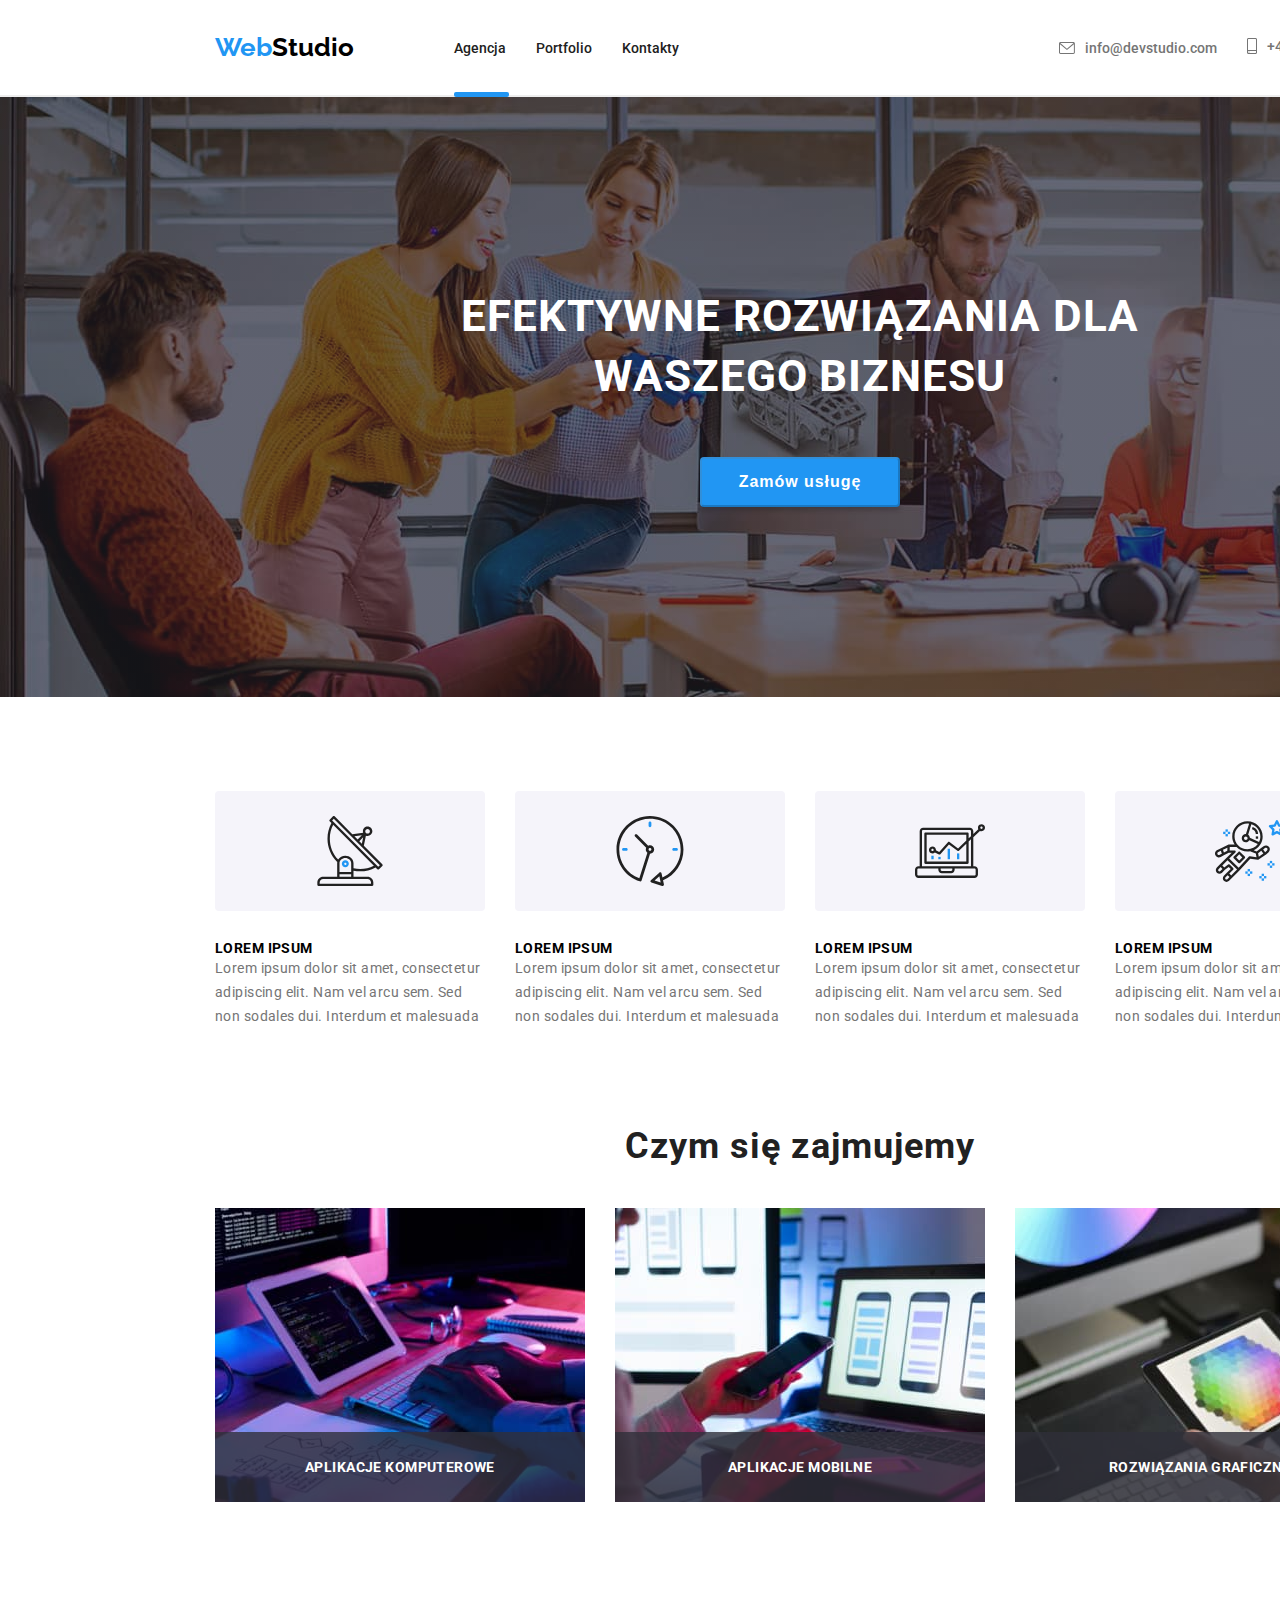
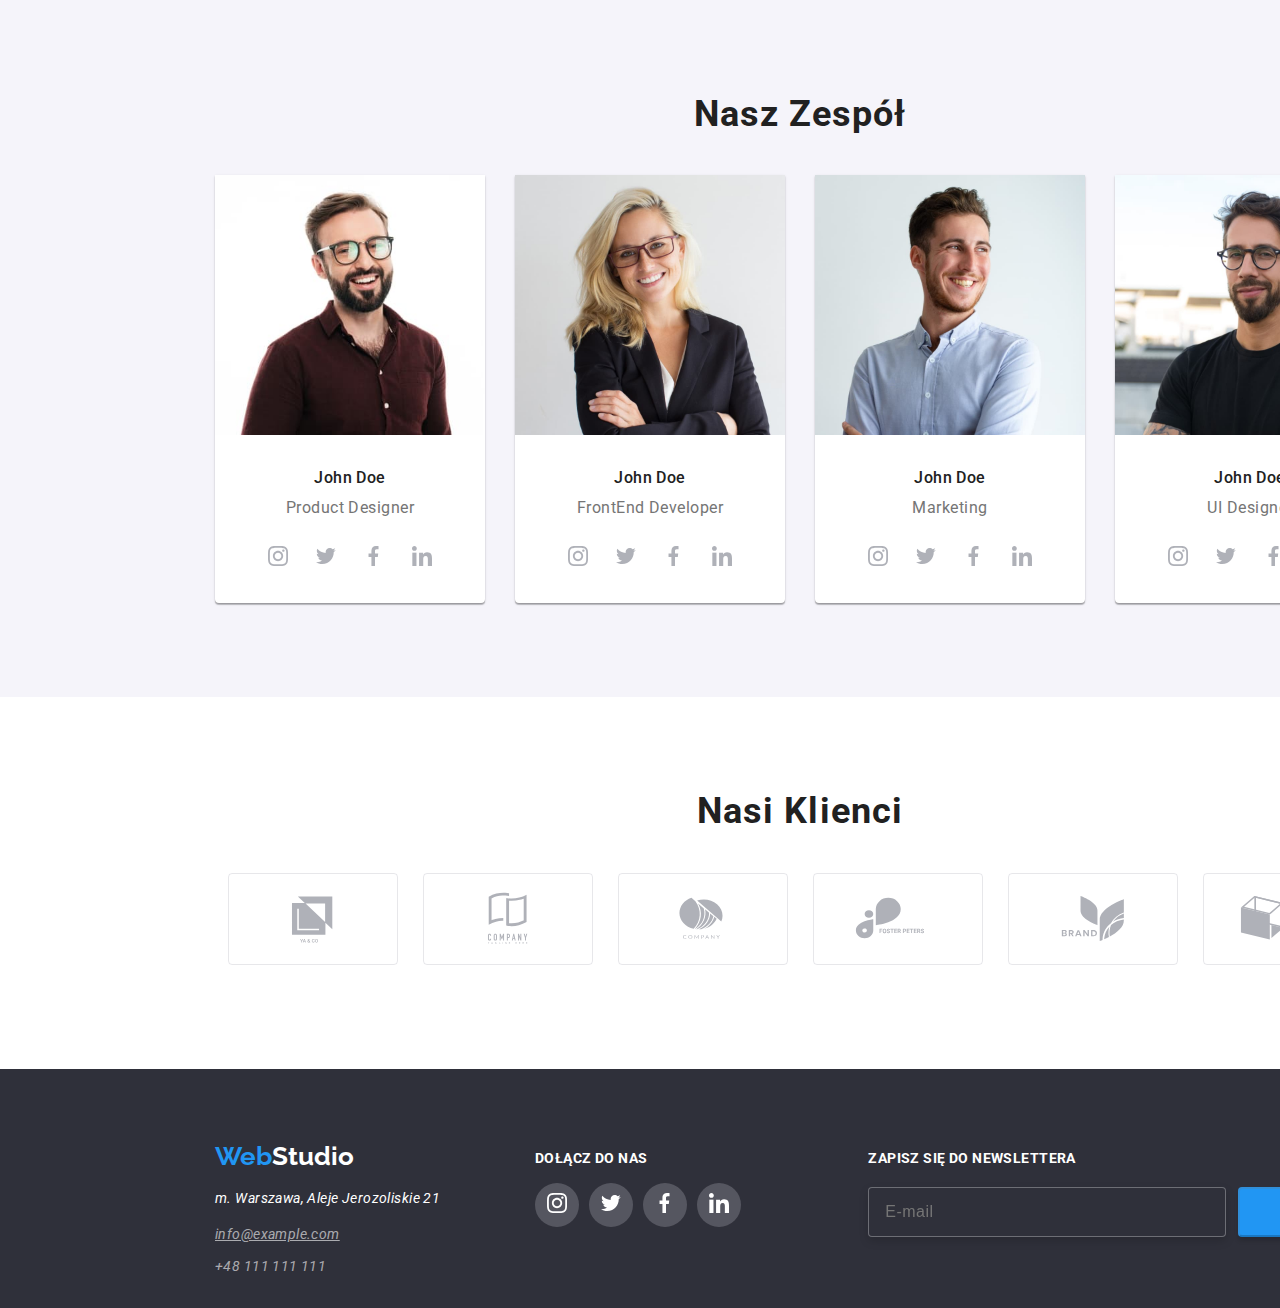
<file: index.html>
<!DOCTYPE html>
<html lang="pl">
  <head>
    <meta charset="UTF-8" />
    <meta http-equiv="X-UA-Compatible" content="IE=edge" />
    <meta name="viewport" content="width=device-width, initial-scale=1.0" />
    <title>Zadanie domowe GoIT Polska</title>
    <link rel="icon" type="image/x-icon" href="ico.png" />
    <link rel="stylesheet" href="./css/styles.css" />
    <link rel="preconnect" href="https://fonts.googleapis.com" />
    <link rel="preconnect" href="https://fonts.gstatic.com" crossorigin />
    <link
      href="https://fonts.googleapis.com/css2?family=Raleway:ital,wght@0,100;0,200;0,300;0,400;0,500;0,600;0,700;0,800;0,900;1,100;1,200;1,300;1,400;1,500;1,600;1,700;1,800;1,900&display=swap"
      rel="stylesheet"
    />
    <link rel="preconnect" href="https://fonts.googleapis.com" />
    <link rel="preconnect" href="https://fonts.gstatic.com" crossorigin />
    <link
      href="https://fonts.googleapis.com/css2?family=Raleway:ital,wght@0,100;0,200;0,300;0,400;0,500;0,600;0,700;0,800;0,900;1,100;1,200;1,300;1,400;1,500;1,600;1,700;1,800;1,900&family=Roboto:ital,wght@0,100;0,300;0,400;0,500;0,700;0,900;1,100;1,300;1,400;1,500;1,700;1,900&display=swap"
      rel="stylesheet"
    />
    <link rel="preconnect" href="./css/modern-normalize.css" />
  </head>
  <body>
    <header>
      <div class="menu">
        <nav>
          <a href="index.html" class="logo">
            <span style="color: #2196f3">Web</span><span style="color: black">Studio</span>
          </a>
          <ul class="nav__list">
            <li class="nav__item"><a class="nav__link is-active" href="index.html">Agencja</a></li>
            <li class="nav__item"><a class="nav__link" href="portfolio.html">Portfolio</a></li>
            <li class="nav__item"><a class="nav__link" href="Contact">Kontakty</a></li>
          </ul>
        </nav>
        <ul class="contact__list">
          <li class="contact__item">
            <a class="contact__link" href="mailto:info@devstudio.com">
              <svg class="mail__icon">
                <use href="./images/icons.svg#icon-envelope"></use>
              </svg>
              info@devstudio.com
            </a>
          </li>
          <li class="contact__item">
            <a class="contact__link" href="call:+48111111111">
              <svg class="phone__icon">
                <use href="./images/icons.svg#icon-smartphone"></use>
              </svg>
              +48 111 111 111
            </a>
          </li>
        </ul>
      </div>
    </header>

    <section class="baner">
      <div>
        <h1 class="baner__content">EFEKTYWNE ROZWIĄZANIA DLA WASZEGO BIZNESU</h1>
        <button class="form__button" type="button" data-modal-open>
          Zamów usługę
        </button>
      </div>
    </section>
    <div class="backdrop is-hidden" data-modal>
      <div class="modal">
        <button class="modal__button-close" data-modal-close>
          <svg width="17" height="17">
            <use href="./images/icons.svg#icon-close"></use>
          </svg>
        </button>

        <form class="contact__form" name="contact__form" autocomplete="on">
          <h3 class="form__heading">Zostaw swoje dane w formularzu poniżej</h3>

          <div class="form__container">
            <label class="form__label">Imię</label>
            <div class="icon__container">
              <svg class="form__icon" height="15" width="15">
                <use href="./images/icons.svg#icon-form-name"></use>
              </svg>
              <input class="form__name" type="text" name="name" required />
            </div>
          </div>
          <div class="form__container">
            <label class="form__label">Telefon</label>
            <div class="icon__container">
              <svg class="form__icon" height="15" width="15">
                <use href="./images/icons.svg#icon-form-phone"></use>
              </svg>
              <input
                class="form__telephone"
                type="tel"
                name="phone_number"
                minlength="9"
                maxlength="9"
                placeholder=""
              />
            </div>
          </div>

          <div class="form__container">
            <label class="form__label">Email</label>
            <div class="icon__container">
              <svg class="form__icon" height="18" width="18">
                <use href="./images/icons.svg#icon-form-mail"></use>
              </svg>
              <input class="form__email" type="email" name="email" required />
            </div>
          </div>

          <div class="form__container">
            <label class="form__label">Komentarz </label>
            <textarea
              class="form__comment"
              name="comment"
              rows="20"
              cols="20"
              placeholder="Wprowadź tekst"
            ></textarea>
            <div class="form__accept-container">
              <div class="form__checkbox-icon">
              <input
                class="form__checkbox"
                type="checkbox"
                name="accept"
                value="agreement"
                required
              /></div>
              <label class="form__label form__label--link">
                Oświadczam iż akceptuję
                <a class="form__link" href="">Regulamin</a> i
                <a class="form__link" href="">Politykę Prywatności.</a>
              </label>
            </div>
          </div>

          <button class="form__button form__button--send" type="submit">
            Wyślij
          </button>
        </form>
      </div>
    </div>

    <main>
      <section class="article__container">
        <ul class="article__list">
          <li class="article__item">
            <div class="article__icon-box">
              <svg class="article__icon">
                <use href="./images/icons.svg#icon-antenna-1"></use>
              </svg>
            </div>
            <div>
              <h3 class="article__heading">LOREM IPSUM</h3>
              <p class="article__content">
                Lorem ipsum dolor sit amet, consectetur adipiscing elit. Nam vel
                arcu sem. Sed non sodales dui. Interdum et malesuada
              </p>
            </div>
          </li>
          <li class="article__item">
            <div class="article__icon-box">
              <svg class="article__icon">
                <use href="./images/icons.svg#icon-clock-1"></use>
              </svg>
            </div>
            <div>
              <h3 class="article__heading">LOREM IPSUM</h3>
              <p class="article__content">
                Lorem ipsum dolor sit amet, consectetur adipiscing elit. Nam vel
                arcu sem. Sed non sodales dui. Interdum et malesuada
              </p>
            </div>
          </li>
          <li class="article__item">
            <div class="article__icon-box">
              <svg class="article__icon">
                <use href="./images/icons.svg#icon-diagram-1"></use>
              </svg>
            </div>
            <div>
              <h3 class="article__heading">LOREM IPSUM</h3>
              <p class="article__content">
                Lorem ipsum dolor sit amet, consectetur adipiscing elit. Nam vel
                arcu sem. Sed non sodales dui. Interdum et malesuada
              </p>
            </div>
          </li>
          <li class="article__item">
            <div class="article__icon-box">
              <svg class="article__icon">
                <use href="./images/icons.svg#icon-astronaut-1"></use>
              </svg>
            </div>
            <div>
              <h3 class="article__heading">LOREM IPSUM</h3>
              <p class="article__content">
                Lorem ipsum dolor sit amet, consectetur adipiscing elit. Nam vel
                arcu sem. Sed non sodales dui. Interdum et malesuada
              </p>
            </div>
          </li>
        </ul>
      </section>
      <section class="job__container">
        <h2 class="container__heading">Czym się zajmujemy</h2>
        <section class="job__section">
        <div class="job__img">
          <ul class="job__list">
            <li class="job__list-item">
              <img
              src="./images/photo5.jpg"
              width="370"
              height="294"
              alt="zoom on hands writing code"
              />
              <div class="job__description-box">
                <p class="job__description">APLIKACJE KOMPUTEROWE</p></div>
            </div>
            
            </li>
            <div class="job__img">
            <li class="job__list-item">
              <img
              src="./images/photo6.jpg"
              width="370"
              height="294"
              alt="zoom on hands unlocking phone"
              />
              <div class="job__description-box">
                <p class="job__description">APLIKACJE MOBILNE</p></div>
              </div>
        
            </li>
            <div class="job__img">
            <li class="job__list-item">
              <img
              src="./images/photo7.jpg"
              width="370"
              height="294"
              alt="zoom on hands holding tablet with colour palette"
              />
              <div class="job__description-box">
                <p class="job__description">ROZWIĄZANIA GRAFICZNE</p></div>
              </div>
          
            </li>
          </ul>
        </div>
      </section>
    </section>
      <section class="team__container">
        <h3 class="team__heading">Nasz Zespół</h3>
        <div class="team__container">
          <ul class="team__list">
            <li class="team__item">
              <img
                class="team__img"
                src="./images/photo1.jpg"
                width="270"
                height="260"
                alt="middle-aged brown haired men wearing glasses, smiles"
              />
              <figcaption class="team__description">
                <h4 class="team__member">John Doe</h4>
                <span class="team__profession">Product Designer</span><br />

                <div class="team__link">
                  <li class="social__list">
                    <a
                      class="social__link"
                      href="https://www.instagram.com/"
                      target="_blank"
                      title="instagram"
                    >
                      <svg class="social__icon" height="20" width="20">
                        <use href="./images/icons.svg#icon-instagram-1"></use>
                      </svg>
                    </a>

                    <a
                      class="social__link"
                      href="https://www.twitter.com/"
                      target="_blank"
                      title="twitter"
                    >
                      <svg class="social__icon" height="20" width="20">
                        <use href="./images/icons.svg#icon-twitter-1"></use>
                      </svg>
                    </a>

                    <a
                      class="social__link"
                      href="https://www.facebook.com/"
                      target="_blank"
                      title="facebook"
                    >
                      <svg class="social__icon" height="20" width="20">
                        <use href="./images/icons.svg#icon-facebook-1"></use>
                      </svg>
                    </a>

                    <a
                      class="social__link"
                      href="https://www.linkedin.com/"
                      target="_blank"
                      title="linkedin"
                    >
                      <svg class="social__icon" height="20" width="20">
                        <use href="./images/icons.svg#icon-linkedin-1"></use>
                      </svg>
                    </a>
                  </li>
                </div>
              </figcaption>
            </li>

            <li class="team__item">
              <img
                class="team__img"
                src="./images/photo2.jpg"
                width="270"
                height="260"
                alt="middle-aged blonde woman wearing glasses, smiles"
              />
              <figcaption class="team__description">
                <h4 class="team__member">John Doe</h4>
                <span class="team__profession">FrontEnd Developer</span>
                <div class="team__link">
                  <li class="social__list">
                    <a
                      class="social__link"
                      href="https://www.instagram.com/"
                      target="_blank"
                      title="instagram"
                    >
                      <svg class="social__icon" height="20" width="20">
                        <use href="./images/icons.svg#icon-instagram-1"></use>
                      </svg>
                    </a>

                    <a
                      class="social__link"
                      href="https://www.twitter.com/"
                      target="_blank"
                      title="twitter"
                    >
                      <svg class="social__icon" height="20" width="20">
                        <use href="./images/icons.svg#icon-twitter-1"></use>
                      </svg>
                    </a>

                    <a
                      class="social__link"
                      href="https://www.facebook.com/"
                      target="_blank"
                      title="facebook"
                    >
                      <svg class="social__icon" height="20" width="20">
                        <use href="./images/icons.svg#icon-facebook-1"></use>
                      </svg>
                    </a>

                    <a
                      class="social__link"
                      href="https://www.linkedin.com/"
                      target="_blank"
                      title="linkedin"
                    >
                      <svg class="social__icon" height="20" width="20">
                        <use href="./images/icons.svg#icon-linkedin-1"></use>
                      </svg>
                    </a>
                  </li>
                </div>
              </figcaption>
            </li>
            <li class="team__item">
              <img
                class="team__img"
                src="./images/photo3.jpg"
                width="270"
                height="260"
                alt="brown haired men smiles looking left"
              />
              <figcaption class="team__description">
                <h4 class="team__member">John Doe</h4>
                <span class="team__profession">Marketing</span>
                <div class="team__link">
                  <li class="social__list">
                    <a
                      class="social__link"
                      href="https://www.instagram.com/"
                      target="_blank"
                      title="instagram"
                    >
                      <svg class="social__icon" height="20" width="20">
                        <use href="./images/icons.svg#icon-instagram-1"></use>
                      </svg>
                    </a>

                    <a
                      class="social__link"
                      href="https://www.twitter.com/"
                      target="_blank"
                      title="twitter"
                    >
                      <svg class="social__icon" height="20" width="20">
                        <use href="./images/icons.svg#icon-twitter-1"></use>
                      </svg>
                    </a>

                    <a
                      class="social__link"
                      href="https://www.facebook.com/"
                      target="_blank"
                      title="facebook"
                    >
                      <svg class="social__icon" height="20" width="20">
                        <use href="./images/icons.svg#icon-facebook-1"></use>
                      </svg>
                    </a>

                    <a
                      class="social__link"
                      href="https://www.linkedin.com/"
                      target="_blank"
                      title="linkedin"
                    >
                      <svg class="social__icon" height="20" width="20">
                        <use href="./images/icons.svg#icon-linkedin-1"></use>
                      </svg>
                    </a>
                  </li>
                </div>
              </figcaption>
            </li>
            <li class="team__item">
              <img
                class="team__img"
                src="./images/photo4.jpg"
                width="270"
                height="260"
                alt="young adult black haired men with beard and wearing glasses smiles on the backgroud of the buildings"
              />
              <figcaption class="team__description">
                <h4 class="team__member">John Doe</h4>
                <span class="team__profession">UI Designer</span>
                <div class="team__link">
                  <li class="social__list">
                    <a
                      class="social__link"
                      href="https://www.instagram.com/"
                      target="_blank"
                      title="instagram"
                    >
                      <svg
                        class="social__icon"
                        height="20"
                        width="20"
                        xmlns="http://www.w3.org/2000/svg"
                      >
                        <use href="./images/icons.svg#icon-instagram-1"></use>
                      </svg>
                    </a>

                    <a
                      class="social__link"
                      href="https://www.twitter.com/"
                      target="_blank"
                      title="twitter"
                    >
                      <svg
                        class="social__icon"
                        height="20"
                        width="20"
                        xmlns="http://www.w3.org/2000/svg"
                      >
                        <use href="./images/icons.svg#icon-twitter-1"></use>
                      </svg>
                    </a>

                    <a
                      class="social__link"
                      href="https://www.facebook.com/"
                      target="_blank"
                      title="facebook"
                    >
                      <svg
                        class="social__icon"
                        height="20"
                        width="20"
                        xmlns="http://www.w3.org/2000/svg"
                      >
                        <use href="./images/icons.svg#icon-facebook-1"></use>
                      </svg>
                    </a>

                    <a
                      class="social__link"
                      href="https://www.linkedin.com/"
                      target="_blank"
                      title="linkedin"
                    >
                      <svg
                        class="social__icon"
                        height="20"
                        width="20"
                        xmlns="http://www.w3.org/2000/svg"
                      >
                        <use href="./images/icons.svg#icon-linkedin-1"></use>
                      </svg>
                    </a>
                  </li>
                </div>
              </figcaption>
            </li>
          </ul>
        </div>
      </section>
      <section class="client__container">
        <h3 class="container__heading">Nasi Klienci</h3>
        <ul class="client__list">
          <li class="client__item">
            <a class="client__link">
              <svg class="client__icon">
                <use href="./images/icons.svg#icon-Logo-0"></use>
              </svg>
            </a>
          </li>
          <li class="client__item">
            <a class="client__link">
              <svg class="client__icon">
                <use href="./images/icons.svg#icon-Logo-1"></use>
              </svg>
            </a>
          </li>
          <li class="client__item">
            <a class="client__link">
              <svg class="client__icon">
                <use href="./images/icons.svg#icon-Logo-2"></use>
              </svg>
            </a>
          </li>
          <li class="client__item">
            <a class="client__link">
              <svg class="client__icon">
                <use href="./images/icons.svg#icon-Logo-3"></use>
              </svg>
            </a>
          </li>
          <li class="client__item">
            <a class="client__link">
              <svg class="client__icon">
                <use href="./images/icons.svg#icon-Logo-4"></use>
              </svg>
            </a>
          </li>
          <li class="client__item">
            <a class="client__link">
              <svg class="client__icon">
                <use href="./images/icons.svg#icon-Logo-5"></use>
              </svg>
            </a>
          </li>
        </ul>
      </section>
    </main>
    <footer>
      <address>
        <div class="footer__container-logo">
          <a class="logo"><span style="color: #2196f3">Web</span><span style="color: white">Studio</span></a>
          <a class="footer__street">m. Warszawa, Aleje Jerozoliskie 21</a>
          <a class="footer__mail-link" href="mailto:info@example.com"
            >info@example.com</a
          >
          <a class="footer__phone-link" href="+48111111111">+48 111 111 111</a><br />
        </div>
        <div class="footer__box">
          <p class="footer__heading">DOŁĄCZ DO NAS</p>
          <ul class="footer__icon-list">
            <li class="footer__icon-item">
              <a
                class="footer__icon"
                href="https://www.instagram.com/"
                target="_blank"
                title="instagram"
              >
                <div class="footer__icon-box">
                  <svg class="social__icon" height="20" width="20">
                    <use href="./images/icons.svg#icon-instagram-1"></use>
                  </svg></div
              ></a>
            </li>

            <li class="footer__icon-item">
              <a
                class="footer__icon"
                href="https://www.twitter.com/"
                target="_blank"
                title="twitter"
              >
                <div class="footer__icon-box">
                  <svg class="social__icon" height="20" width="20">
                    <use href="./images/icons.svg#icon-twitter-1"></use>
                  </svg></div
              ></a>
            </li>

            <li class="footer__icon-item">
              <a
                class="footer__icon"
                href="https://www.facebook.com/"
                target="_blank"
                title="facebook"
              >
                <div class="footer__icon-box">
                  <svg class="social__icon" height="20" width="20">
                    <use href="./images/icons.svg#icon-facebook-1"></use>
                  </svg></div
              ></a>
            </li>

            <li class="footer__icon-item">
              <a
                class="footer__icon"
                href="https://www.linkedin.com/"
                target="_blank"
                title="linkedin"
              >
                <div class="footer__icon-box">
                  <svg class="social__icon" height="20" width="20">
                    <use href="./images/icons.svg#icon-linkedin-1"></use>
                  </svg></div></a>
            </li>
          </ul>
        </div>
        <div class="footer__box-newsletter">
          <p class="footer__heading footer__heading--newsletter">Zapisz się do newslettera</p>
          <form>
            <div class="newsletter__container">
            <input class="footer__newsletter" type="email" name="email" placeholder="E-mail"required>
    <button class="form__button form__button--signup" type="submit">
      Zapisz się
      <svg class="icon__send" height="24" width="24">
        <use href="./images/icons.svg#icon-icon-send"></use>
      </svg>
    </button>
  </div>
  </input>
</form>
</div>
</address>
    </footer>
    <script src="./js/modal.js"></script>
  </body>
</html>
</file>
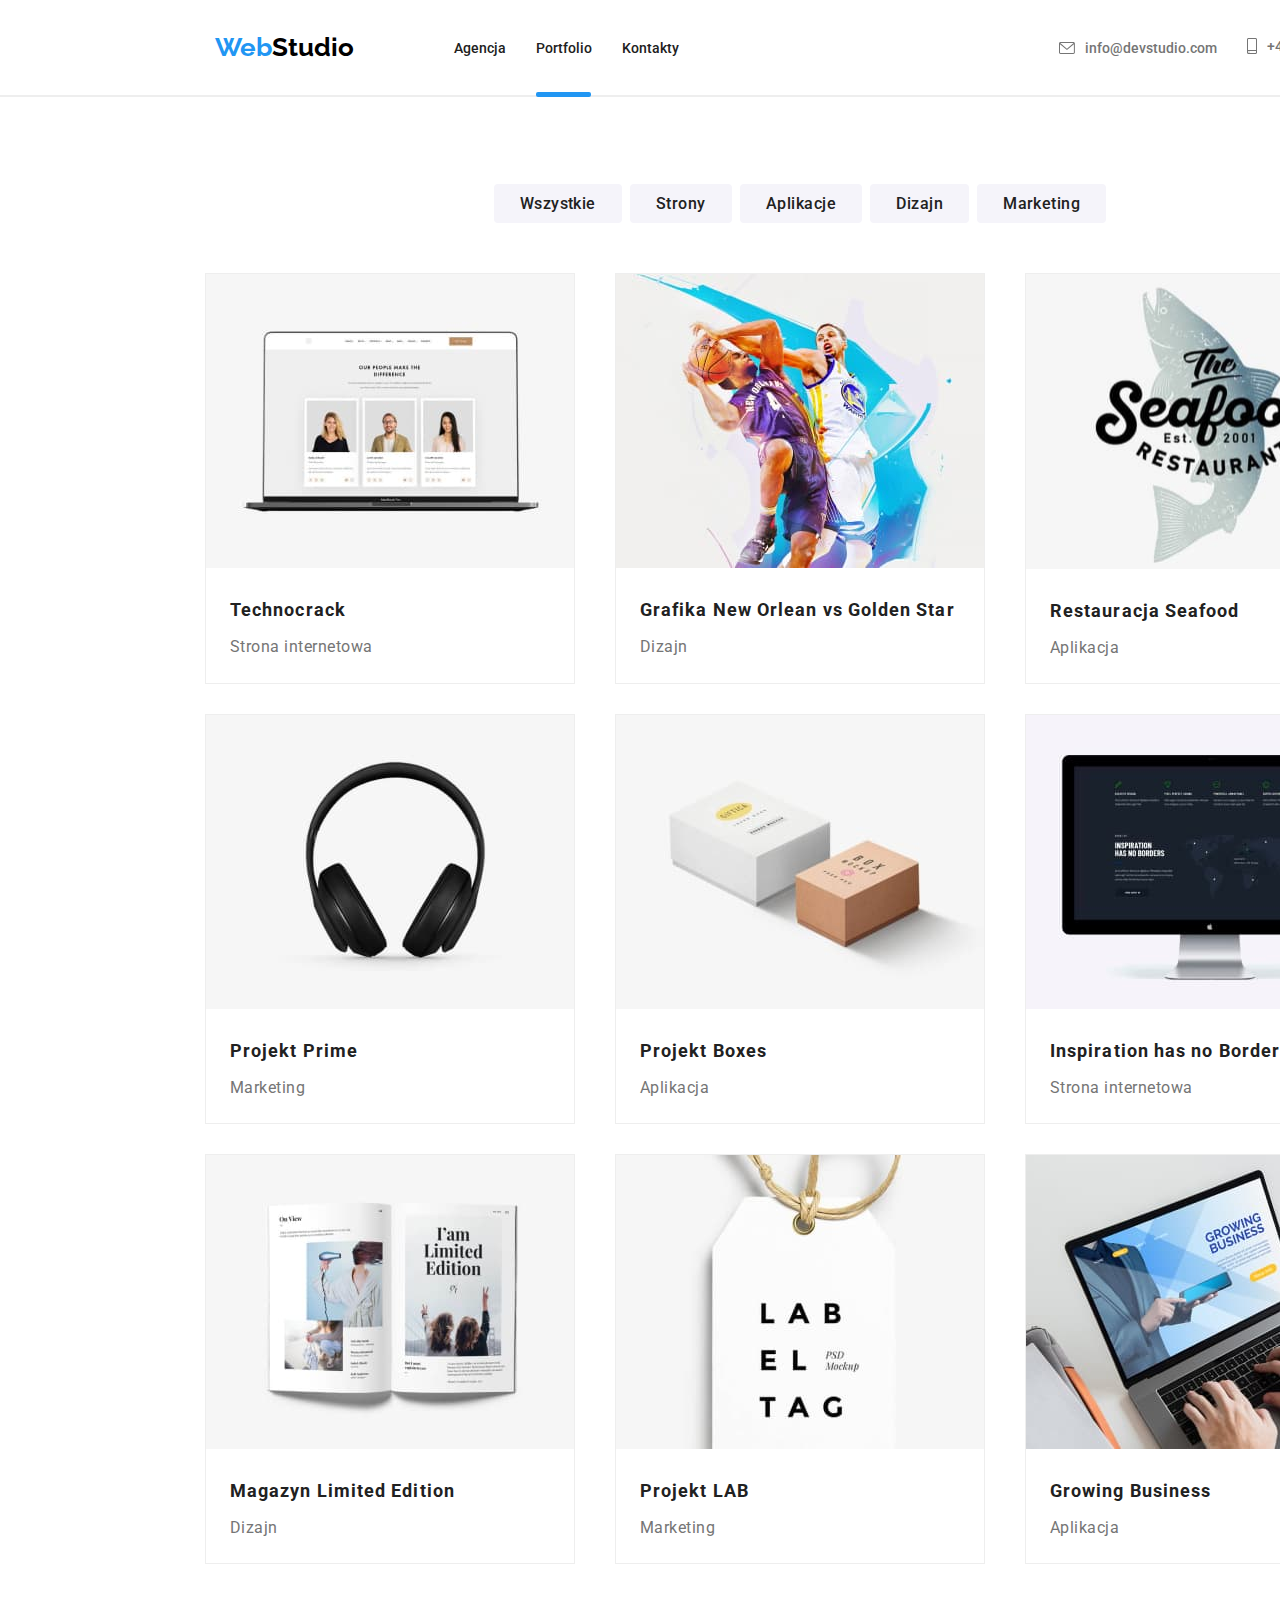
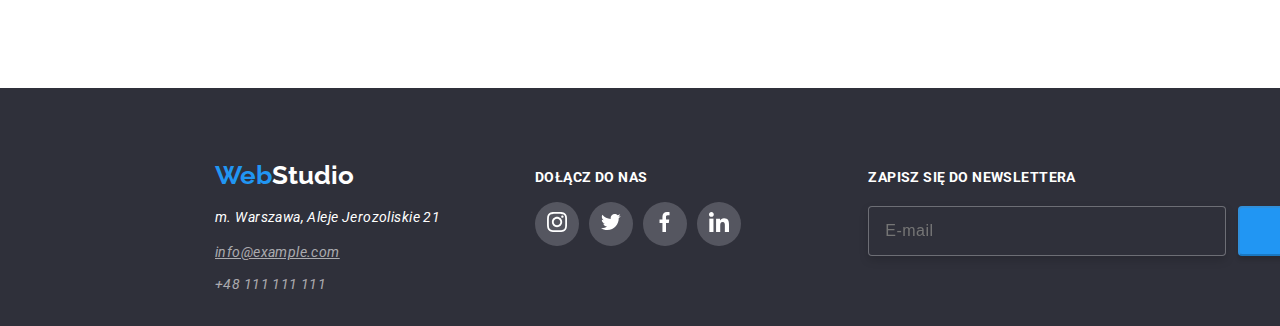
<file: portfolio.html>
<!DOCTYPE html>
<html lang="pl">
  <head>
    <meta charset="UTF-8" />
    <meta http-equiv="X-UA-Compatible" content="IE=edge" />
    <meta name="viewport" content="width=device-width, initial-scale=1.0" />
    <title>Zadanie domowe GoIT Polska</title>
    <link rel="icon" type="image/x-icon" href="ico.png" />
    <link rel="stylesheet" href="./css/styles.css" />
    <link rel="preconnect" href="https://fonts.googleapis.com" />
    <link rel="preconnect" href="https://fonts.gstatic.com" crossorigin />
    <link
      href="https://fonts.googleapis.com/css2?family=Raleway:ital,wght@0,100;0,200;0,300;0,400;0,500;0,600;0,700;0,800;0,900;1,100;1,200;1,300;1,400;1,500;1,600;1,700;1,800;1,900&display=swap"
      rel="stylesheet"
    />
    <link rel="preconnect" href="https://fonts.googleapis.com" />
    <link rel="preconnect" href="https://fonts.gstatic.com" crossorigin />
    <link
      href="https://fonts.googleapis.com/css2?family=Raleway:ital,wght@0,100;0,200;0,300;0,400;0,500;0,600;0,700;0,800;0,900;1,100;1,200;1,300;1,400;1,500;1,600;1,700;1,800;1,900&family=Roboto:ital,wght@0,100;0,300;0,400;0,500;0,700;0,900;1,100;1,300;1,400;1,500;1,700;1,900&display=swap"
      rel="stylesheet"
    />
    <link rel="preconnect" href="./css/modern-normalize.css" />
  </head>
  <body>
    <header>
      <div class="menu">
        <nav>
          <a href="index.html" class="logo">
            <span style="color: #2196f3">Web</span><span style="color: black">Studio</span>
          </a>
          <ul class="nav__list">
            <li class="nav__item"><a class="nav__link" href="index.html">Agencja</a></li>
            <li class="nav__item"><a class="nav__link is-active" href="portfolio.html">Portfolio</a></li>
            <li class="nav__item"><a class="nav__link" href="Contact">Kontakty</a></li>
          </ul>
        </nav>
         <ul class="contact__list">
          <li class="contact__item">
            <a class="contact__link" href="mailto:info@devstudio.com">
              <svg class="mail__icon"><use href="./images/icons.svg#icon-envelope"></use></svg>info@devstudio.com
            </a>
          </li>
          <li class="contact__item">
            <a class="contact__link" href="call:+48111111111">
              <svg class="phone__icon"><use href="./images/icons.svg#icon-smartphone"></use></svg>+48 111 111 111
            </a>
          </li>
      </div>
    </header>

    <main>
      <nav class="filter__container">
        <ul class="filter__list">
          <li>
            <a href="all.html" class="btn" type="button">Wszystkie</a>
          </li>
          <li>
            <a href="pages.html" class="btn" type="button">Strony</a>
          </li>
          <li>
            <a href="apps.html" class="btn" type="button">Aplikacje</a>
          </li>
          <li>
            <a href="design.html" class="btn" type="button">Dizajn</a>
          </li>
          <li>
            <a href="marketing.html" class="btn" type="button">Marketing</a>
          </li>
        </ul>
      </nav>
      <div class="main__container">
        <ul class="portfolio__list">
          <li class="portfolio__item">
            <div class="portfolio__overlay">
            <p class="portfolio__overlay-text">
              Technocrack jest popularną platformą wykorzystywaną do
              rozpowszechniania koronawirusa. Firmy wykorzystują tę
              platformę do celów szpiegowskich i ataków na niezabezpieczone
              serwery konkurencji
            </p>
          </div>
            <img
              src="./images/photo8.jpg"
              width="370"
              height="294"
              alt="laptop"
            />
            <div class="description__container">
            <h3 class="portfolio__heading">Technocrack</h3>
            <p class="portfolio__description">Strona internetowa</p>
          </div>
          </li>
          <li class="portfolio__item">
            <div class="portfolio__overlay">
              <p class="portfolio__overlay-text">
                Technocrack jest popularną platformą wykorzystywaną do
                rozpowszechniania koronawirusa. Firmy wykorzystują tę
                platformę do celów szpiegowskich i ataków na niezabezpieczone
                serwery konkurencji
              </p>
            </div>
            <img
              src="./images/photo9.jpg"
              width="370"
              height="294"
              alt="laptop"
            />
            <div class="description__container">
            <h3 class="portfolio__heading">Grafika New Orlean vs Golden Star</h3>
            <p class="portfolio__description">Dizajn</p>
           
          </li>
          <li class="portfolio__item">
            <div class="portfolio__overlay">
              <p class="portfolio__overlay-text">
                Technocrack jest popularną platformą wykorzystywaną do
                rozpowszechniania koronawirusa. Firmy wykorzystują tę
                platformę do celów szpiegowskich i ataków na niezabezpieczone
                serwery konkurencji
              </p>
            </div>
            <img
              src="./images/photo10.jpg"
              width="370"
              height="295"
              alt="basketball-players"
            />
            <div class="description__container">
            <h3 class="portfolio__heading">Restauracja Seafood</h3>
            <p class="portfolio__description">Aplikacja</p></div>
          
          </li>
          <li class="portfolio__item">
            <div class="portfolio__overlay">
              <p class="portfolio__overlay-text">
                Technocrack jest popularną platformą wykorzystywaną do
                rozpowszechniania koronawirusa. Firmy wykorzystują tę
                platformę do celów szpiegowskich i ataków na niezabezpieczone
                serwery konkurencji
              </p>
            </div>
            <img
              src="./images/photo11.jpg"
              width="370"
              height="294"
              alt="laptop"
            />
            <div class="description__container">
            <h3 class="portfolio__heading">Projekt Prime</h3>
            <p class="portfolio__description">Marketing</p></div>
           
          </li>
          <li class="portfolio__item">
            <div class="portfolio__overlay">
              <p class="portfolio__overlay-text">
                Technocrack jest popularną platformą wykorzystywaną do
                rozpowszechniania koronawirusa. Firmy wykorzystują tę
                platformę do celów szpiegowskich i ataków na niezabezpieczone
                serwery konkurencji
              </p>
            </div>
            <img
              src="./images/photo12.jpg"
              width="370"
              height="294"
              alt="laptop"
            />
            <div class="description__container">
            <h3 class="portfolio__heading">Projekt Boxes</h3>
            <p class="portfolio__description">Aplikacja</p></div>
           
          </li>
          <li class="portfolio__item">
            <div class="portfolio__overlay">
              <p class="portfolio__overlay-text">
                Technocrack jest popularną platformą wykorzystywaną do
                rozpowszechniania koronawirusa. Firmy wykorzystują tę
                platformę do celów szpiegowskich i ataków na niezabezpieczone
                serwery konkurencji
              </p>
            </div>
            <img 
              src="./images/photo13.jpg"
              width="370"
              height="294"
              alt="laptop"
            />
            <div class="description__container">
            <h3 class="portfolio__heading">Inspiration has no Borders</h3>
            <p class="portfolio__description">Strona internetowa</p></div>
          
          </li>
          <li class="portfolio__item">
            <div class="portfolio__overlay">
              <p class="portfolio__overlay-text">
                Technocrack jest popularną platformą wykorzystywaną do
                rozpowszechniania koronawirusa. Firmy wykorzystują tę
                platformę do celów szpiegowskich i ataków na niezabezpieczone
                serwery konkurencji
              </p>
            </div>
            <img
              src="./images/photo14.jpg"
              width="370"
              height="294"
              alt="laptop"
            />
            <div class="description__container">
            <h3 class="portfolio__heading">Magazyn Limited Edition</h3>
            <p class="portfolio__description">Dizajn</p></div>
            
          </li>
          <li class="portfolio__item">
            <div class="portfolio__overlay">
              <p class="portfolio__overlay-text">
                Technocrack jest popularną platformą wykorzystywaną do
                rozpowszechniania koronawirusa. Firmy wykorzystują tę
                platformę do celów szpiegowskich i ataków na niezabezpieczone
                serwery konkurencji
              </p>
            </div>
            <img
              src="./images/photo15.jpg"
              width="370"
              height="294"
              alt="laptop"
            />
            <div class="description__container">
            <h3 class="portfolio__heading">Projekt LAB</h3>
            <p class="portfolio__description">Marketing</p></div>
            
          </li>
          <li class="portfolio__item">
            <div class="portfolio__overlay">
              <p class="portfolio__overlay-text">
                Technocrack jest popularną platformą wykorzystywaną do
                rozpowszechniania koronawirusa. Firmy wykorzystują tę
                platformę do celów szpiegowskich i ataków na niezabezpieczone
                serwery konkurencji
              </p>
            </div>
            <img
              src="./images/photo16.jpg"
              width="370"
              height="294"
              alt="laptop"
            />
            <div class="description__container">
            <h3 class="portfolio__heading">Growing Business</h3>
            <p class="portfolio__description">Aplikacja</p></div>
          </li>
        </ul>
      </div>
    </main>
    <footer>
      <address>
        <div class="footer__container-logo">
          <a class="logo"><span style="color: #2196f3">Web</span><span style="color: white">Studio</span></a>
          <a class="footer__street">m. Warszawa, Aleje Jerozoliskie 21</a>
          <a class="footer__mail-link" href="mailto:info@example.com"
            >info@example.com</a
          >
          <a class="footer__phone-link" href="+48111111111">+48 111 111 111</a><br />
        </div>
        <div class="footer__box">
          <p class="footer__heading">DOŁĄCZ DO NAS</p>
          <ul class="footer__icon-list">
            <li class="footer__icon-item">
              <a
                class="footer__icon"
                href="https://www.instagram.com/"
                target="_blank"
                title="instagram"
              >
                <div class="footer__icon-box">
                  <svg class="social__icon" height="20" width="20">
                    <use href="./images/icons.svg#icon-instagram-1"></use>
                  </svg></div
              ></a>
            </li>

            <li class="footer__icon-item">
              <a
                class="footer__icon"
                href="https://www.twitter.com/"
                target="_blank"
                title="twitter"
              >
                <div class="footer__icon-box">
                  <svg class="social__icon" height="20" width="20">
                    <use href="./images/icons.svg#icon-twitter-1"></use>
                  </svg></div
              ></a>
            </li>

            <li class="footer__icon-item">
              <a
                class="footer__icon"
                href="https://www.facebook.com/"
                target="_blank"
                title="facebook"
              >
                <div class="footer__icon-box">
                  <svg class="social__icon" height="20" width="20">
                    <use href="./images/icons.svg#icon-facebook-1"></use>
                  </svg></div
              ></a>
            </li>

            <li class="footer__icon-item">
              <a
                class="footer__icon"
                href="https://www.linkedin.com/"
                target="_blank"
                title="linkedin"
              >
                <div class="footer__icon-box">
                  <svg class="social__icon" height="20" width="20">
                    <use href="./images/icons.svg#icon-linkedin-1"></use>
                  </svg></div></a>
            </li>
          </ul>
        </div>
        <div class="footer__box-newsletter">
          <p class="footer__heading footer__heading--newsletter">Zapisz się do newslettera</p>
          <form>
            <div class="newsletter__container">
            <input class="footer__newsletter" type="email" name="email" placeholder="E-mail"required>
    <button class="form__button form__button--signup" type="submit">
      Zapisz się
      <svg class="icon__send" height="24" width="24">
        <use href="./images/icons.svg#icon-icon-send"></use>
      </svg>
    </button>
  </div>
  </input>
</form>
</div>
      </address>
    </footer>
  </body>
</html>
</file>
<file: css/styles.css>
:root {
  --color-first: #ffffff; /*color for tag h1 and text in button in header*/
  --color-second: #212121; /*color for section headers*/
  --color-third: #757575; /*color for tag p in other sections in files index and portfolio*/
  --color-four: #2196f3; /*color for span logo and hover*/
  --color-border: rgba(175, 177, 184, 0.3); /* color for borders */
}

* {
  box-sizing: border-box;
  margin: 0 auto;
  list-style: none;
}

body {
  font-family: "roboto", sans-serif;
  background-color: white;
  font-style: normal;
  width: 1600px;
  position: relative;
  margin: 0 auto;
}

header {
  max-width: 100%;
  padding: 32px;
  border-bottom: 2px solid #eeeeee;
  justify-content: space-between;
}

nav {
  position: relative;
  display: flex;
  align-items: center;
  justify-content: space-between;
  margin: 0;
  gap: 60px;
}

.mail__icon {
  --color4: currentColor;
  fill: var(--color4);
  height: 12px;
  width: 16px;
  margin-right: 10px;
}

.phone__icon {
  --color4: currentColor;
  fill: var(--color4);
  height: 16px;
  width: 10px;
  margin-right: 10px;
}

.contact__item {
  font-size: 14px;
  font-weight: 500;
}

.contact__list {
  text-decoration: none;
  list-style: none;
  display: flex;
  gap: 30px;
  align-items: baseline;
  padding-left: 380px;
}

.contact__list:last-child {
  margin: 0;
}

.baner {
  background-color: #2f303a;
  background-image: linear-gradient(
      rgba(47, 48, 58, 0.4),
      rgba(47, 48, 58, 0.4)
    ),
    url(../images/photo00.jpg);
  background-size: cover;
  background-position: center;
  background-repeat: no-repeat;
  font-weight: 900;
  line-height: 1.36;
  letter-spacing: 0.06em;
  height: 600px;
  width: 100%;
  justify-content: center;
  align-items: center;
  display: flex;
}

.article__icon {
  height: 70px;
  width: 70px;
}

.article__icon-box {
  display: flex;
  align-items: center;
  width: 270px;
  height: 120px;
  background: #f5f4fa;
  border-radius: 4px;
  margin-bottom: 30px;
  margin-right: 0;
}

.menu {
  display: flex;
  max-width: 1170px;
  justify-content: flex-start;
  align-items: center;
}

.baner__content {
  font-size: 44px;
  width: 696px;
  text-transform: uppercase;
  color: #ffffff;
  text-align: center;
}
.baner__content:hover {
  text-decoration: underline;
  text-decoration-color: #2196f3;
  text-decoration-thickness: 3px;
  transition: color 250ms cubic-bezier(0.4, 0, 0.2, 1);
}

.logo:hover {
  text-decoration: underline;
  color: #2196f3;
  text-decoration-thickness: 3px;
  transition: color 250ms cubic-bezier(0.4, 0, 0.2, 1);
}

.logo {
  text-decoration: none;
  font-size: 26px;
  font-weight: 700;
  line-height: 1.19;
  font-family: "raleway";
  font-style: normal;
  margin: 0;
}

.nav__list {
  list-style: none;
  display: inline-flex;
  gap: 30px;
}

.nav__link:hover {
  color: #2196f3;
  transition: color 250ms cubic-bezier(0.4, 0, 0.2, 1);
}

.nav__link {
  color: #212121;
  font-weight: 500;
  font-size: 14px;
  line-height: 1.17;
  border-radius: 6px;
  text-decoration: none;
  transition: color 250ms cubic-bezier(0.4, 0, 0.2, 1);
}

.contact__link {
  display: flex;
  color: var(--color-third);
  font-weight: 500;
  font-size: 14px;
  line-height: 1.17;
  text-decoration: none;
  align-items: center;
  justify-content: center;
}

.contact__link:hover {
  color: var(--color-four);
  transition: color 250ms cubic-bezier(0.4, 0, 0.2, 1);
}

.form__button {
  background-color: #2196f3;
  cursor: pointer;
  border-radius: 4px;
  border-color: rgba(33, 33, 33, 0.2);
  color: #ffffff;
  text-decoration: none;
  font-weight: 700;
  font-size: 16px;
  line-height: 1.87;
  letter-spacing: 0.06em;
  display: flex;
  align-items: center;
  box-shadow: 0px 4px 4px rgba(0, 0, 0, 0.15);
  margin: 0px auto;
  justify-content: center;
  width: 200px;
  height: 50px;
  margin-top: 50px;
}

.filter__list {
  font-weight: 500;
  font-size: 16px;
  line-height: 1.62;
  list-style: none;
  display: inline-flex;
  justify-content: space-between;
  gap: 8px;
  padding: 0;
  margin: 0;
}

.btn {
  background-color: #f5f4fa;
  cursor: pointer;
  border-radius: 4px;
  padding: 10px 26px;
  text-decoration: none;
  color: #212121;
  font-size: 16px;
  line-height: 1.62;
  letter-spacing: 0.03em;
  font-weight: 500;
}

.btn:hover {
  background-color: #2196f3;
  text-decoration: none;
  color: white;
  box-shadow: 4px 4px 6px 0px #00000029, 0px 4px 4px 0px #0000000f,
    0px 1px 1px 0px #0000001f;
  transition: color 250ms cubic-bezier(0.4, 0, 0.2, 1);
}

.article__container {
  width: auto;
  justify-content: center;
  display: flex;
  flex-wrap: row;
  columns: 4;
  padding-top: 94px;
}

.article__list {
  list-style: none;
  font-size: 14px;
  font-weight: 400;
  line-height: 24px;
  letter-spacing: 0.03em;
  display: inline-flex;
  text-align: justify;
  gap: 30px;
  padding: 0;
}

.team__container {
  width: 100%;
  height: 100%;
  flex-wrap: wrap;
  display: flex;
  justify-content: center;
  align-items: center;
  background-color: #f5f4fa;
}
.team__heading {
  font-weight: 700;
  font-size: 36px;
  line-height: 1.16;
  letter-spacing: 0.03em;
  color: #212121;
  display: flex;
  justify-content: center;
  padding-top: 94px;
  margin-bottom: 40px;
}
.team__container {
  height: 100%;
  width: 100%;
  display: flex;
  justify-content: center;
}

.team__img:hover {
  box-shadow: 1px 1px 1px 1px rgba(0, 0, 0, 0.14);
  transition: box-shadow 250ms cubic-bezier(0.4, 0, 0.2, 1);
}

.team__list {
  display: flex;
  list-style: none;
  gap: 30px;
  padding: 0;
}
.container__heading {
  font-weight: 700;
  font-size: 36px;
  line-height: 1.16;
  letter-spacing: 0.03em;
  color: #212121;
  display: flex;
  justify-content: center;
  padding-top: 94px;
  margin-bottom: 40px;
}

.container__heading:hover {
  text-decoration: underline;
  text-decoration-color: #2196f3;
  text-decoration-thickness: 3px;
  transition: color 250ms cubic-bezier(0.4, 0, 0.2, 1);
}
.team__description {
  flex-wrap: wrap;
  justify-content: center;
  align-items: center;
}

.job__container {
  width: 100%;
  display: flex;
  flex-wrap: wrap;
  justify-content: center;
  align-items: center;
}

.job__section {
  width: 100%;
  display: flex;
  flex-wrap: wrap;
  justify-content: center;
  align-items: center;
  gap: 30px;
}

.job__img {
  justify-content: center;
  display: flex;
  margin-bottom: 94px;
  margin-left: 0;
  margin-right: 0;
}

.container__heading:hover {
  text-decoration: underline;
  text-decoration-color: #2196f3;
  text-decoration-thickness: 3px;
  transition: color 250ms cubic-bezier(0.4, 0, 0.2, 1);
}

.job__list {
  list-style: none;
  padding: 0;
  display: inline-flex;
  gap: 30px;
}

.container__heading {
  font-weight: 700;
  font-size: 36px;
  line-height: 1.16;
  letter-spacing: 0.03em;
  color: #212121;
  display: flex;
  justify-content: center;
}

.job__list-item {
  width: 370px;
  overflow: hidden;
  list-style-type: none;
}

.job__description-box {
  width: 100%;
  --color-bg: rgba(47, 48, 58, 0.8);
  background-color: var(--color-bg);
  text-align: center;
  width: 370px;
  height: 70px;
  top: 1432px;
  position: absolute;
  z-index: 1;
}

.job__description {
  color: var(--color-first);
  text-transform: uppercase;
  line-height: 1.17;
  padding: 27px 0;
  font-family: Roboto;
  font-size: 14px;
  font-weight: 700;
  letter-spacing: 0.03em;
  text-align: center;
}

.team__item {
  width: 270px;
  height: 428px;
  border-style: solid;
  border: 1px;
  background: #ffffff;
  box-shadow: 0px 1px 3px rgba(0, 0, 0, 0.12), 0px 1px 1px rgba(0, 0, 0, 0.14),
    0px 2px 1px rgba(0, 0, 0, 0.2);
  border-radius: 0px 0px 4px 4px;
  text-align: center;
  margin-bottom: 94px;
}

.team__member {
  font-weight: 500;
  font-size: 16px;
  line-height: 1.18;
  letter-spacing: 0.03em;
  color: #212121;
  padding-top: 30px;
  padding-bottom: 10px;
}

.team__profession {
  font-weight: 400;
  font-size: 16px;
  line-height: 1.18;
  letter-spacing: 0.03em;
  color: #757575;
}

.team__member:hover {
  text-decoration: underline;
  text-decoration-thickness: 3px;
  text-decoration-color: #2196f3;
  transition: color 250ms cubic-bezier(0.4, 0, 0.2, 1);
}

.team__profession:hover {
  text-decoration: underline;
  text-decoration-thickness: 3px;
  text-decoration-color: #2196f3;
  transition: color 250ms cubic-bezier(0.4, 0, 0.2, 1);
}

.team__link {
  width: 206px;
  height: 56px;
  display: inline-flex;
  column-gap: 24px;
}

.social__link:hover {
  cursor: pointer;
  --color4: var(--color-first);
  background-color: var(--color-four);
}

.social__link {
  align-items: center;
  display: inline-flex;
  justify-content: center;
  margin-top: 16px;
  height: 44px;
  width: 44px;
  border-radius: 50px;
  background-color: var(--color-first);
  transition: background-color 250ms cubic-bezier(0.4, 0, 0.2, 1);
}

.article__content {
  font-size: 14px;
  font-weight: 400;
  line-height: 1.71;
  letter-spacing: 0.03em;
  text-align: left;
  width: 270px;
  height: 75px;
  color: #757575;
}
.article__content:hover {
  text-decoration: underline;
  text-decoration-color: #2196f3;
  text-decoration-thickness: 3px;
  transition: color 250ms cubic-bezier(0.4, 0, 0.2, 1);
}
.article__heading {
  font-weight: 700;
  font-size: 14px;
  line-height: 1.14;
  letter-spacing: 0.03em;
  text-transform: uppercase;
  width: 270px;
  height: 16px;
}
.article__heading:hover {
  text-decoration: underline;
  text-decoration-color: #2196f3;
  text-decoration-thickness: 3px;
  transition: color 250ms cubic-bezier(0.4, 0, 0.2, 1);
}

.filter__container {
  padding: 3%;
  display: flex;
  justify-content: center;
  margin-top: 94px;
  padding: 0;
}

.main__container {
  display: flex;
  margin-top: 56px;
  margin-bottom: 94px;
}

.portfolio__list {
  list-style: none;
  display: flex;
  flex-wrap: wrap;
  max-width: 1200px;
  column-gap: 30px;
  padding: 0;
}
.description__container {
  position: relative;
  background-color: #ffffff;
}

.portfolio__item {
  position: relative;
  list-style-type: none;
  height: auto;
  max-width: 370px;
  margin-bottom: 30px;
  position: relative;
  border: 1px solid #eeeeee;
  overflow: hidden;
  transition: box-shadow 250ms cubic-bezier(0.4, 0, 0.2, 1);
}

.portfolio__item:hover {
  box-shadow: 0px 4px 4px rgba(0, 0, 0, 0.25);
}

.portfolio__heading {
  font-weight: 700;
  font-size: 18px;
  line-height: 2;
  letter-spacing: 0.06em;
  color: #212121;
  padding-left: 24px;
  padding-bottom: 4px;
  padding-right: 24px;
  padding-top: 20px;
}

.portfolio__description {
  font-weight: 400;
  font-size: 16px;
  line-height: 1.87;
  letter-spacing: 0.03em;
  color: #757575;
  padding-left: 24px;
  padding-bottom: 20px;
  padding-right: 24px;
}

.portfolio__heading:hover {
  text-decoration: underline;
  text-decoration-thickness: 3px;
  text-decoration-color: #2196f3;
  transition: color 250ms cubic-bezier(0.4, 0, 0.2, 1);
}

.portfolio__description:hover {
  text-decoration: underline;
  text-decoration-color: #2196f3;
  text-decoration-thickness: 3px;
  transition: color 250ms cubic-bezier(0.4, 0, 0.2, 1);
}

.client__container {
  height: 372px;
  max-width: 100%;
}

.client__list {
  padding: 0;
  height: 184px;
  max-width: 1170px;
  display: flex;
  align-self: center;
  justify-content: space-between;
}

.client__icon {
  height: 60px;
  width: 106px;
}

.client__item {
  height: 92px;
  width: 170px;
  border: 1px solid var(--color-border);
  border-radius: 4px;
  transition: border 250ms cubic-bezier(0.4, 0, 0.2, 1);
  display: flex;
  justify-content: center;
  align-items: center;
}

.client__link {
  width: 100%;
  height: 100%;
  fill: var(--color3);
  display: flex;
  align-items: center;
  justify-content: center;
  transition: fill 500ms cubic-bezier(0.4, 0, 0.2, 1);
}

.client__icon:hover {
  --color4: var(--color-four);
  fill: var(--color-four);
}

.client__item:hover {
  cursor: pointer;
  border: 1px solid var(--color-four);
}

.footer__mail-link {
  font-weight: 400;
  font-size: 14px;
  color: rgba(255, 255, 255, 0.6);
  line-height: 1.17;
  letter-spacing: 0.03em;
  text-decoration: underline;
  margin: 0;
}

.footer__phone-link:hover {
  text-decoration: underline;
  text-decoration-color: #2196f3;
  text-decoration-thickness: 3px;
  transition: color 250ms cubic-bezier(0.4, 0, 0.2, 1);
}
.footer__mail-link:hover {
  text-decoration: underline;
  text-decoration-color: #2196f3;
  text-decoration-thickness: 3px;
  transition: color 250ms cubic-bezier(0.4, 0, 0.2, 1);
}

.footer__phone-link {
  color: rgba(255, 255, 255, 0.6);
  font-weight: 400;
  font-size: 14px;
  line-height: 1.17;
  letter-spacing: 0.03em;
  text-decoration: none;
  margin: 0;
}

.footer__street:hover {
  text-decoration: underline;
  text-decoration-color: #2196f3;
  text-decoration-thickness: 3px;
}

.footer__street {
  font-weight: 400;
  font-size: 14px;
  line-height: 1.17;
  letter-spacing: 0.03em;
  color: #ffffff;
  align-items: flex-start;
}

footer {
  height: auto;
  width: 100%;
  background-color: #2f303a;
}

address {
  display: flex;
  justify-content: flex-start;
  max-width: 1170px;
}

.footer__container-logo {
  display: flex;
  flex-direction: column;
  row-gap: 15px;
  margin-left: 0;
  margin-right: 0;
  margin-top: 72px;
}

.footer__street {
  cursor: pointer;
}
.footer__logo-link {
  text-decoration: none;
  display: inline-flex;
  font-size: 26px;
  font-weight: 700;
  line-height: 1.19;
  font-family: "raleway";
  font-style: normal;
  margin: 0;
}

.footer__logo:hover {
  text-decoration: underline;
  color: #2196f3;
  text-decoration-thickness: 3px;
  transition: color 250ms cubic-bezier(0.4, 0, 0.2, 1);
}
.footer__heading {
  display: flex;
  color: white;
  font-family: Roboto;
  font-style: normal;
  font-size: 14px;
  font-weight: 700;
  line-height: 1.14;
  letter-spacing: 0.03em;
  padding-top: 10px;
  text-transform: uppercase;
  margin-top: 72px;
}

.footer__box {
  padding-left: 70px;
}

.footer__heading:hover {
  text-decoration: underline;
  text-decoration-color: #2196f3;
  text-decoration-thickness: 3px;
  transition: color 250ms cubic-bezier(0.4, 0, 0.2, 1);
}

.footer__icon {
  height: 44px;
  width: 44px;
  margin-top: 16px;
  border-radius: 50px;
  background-color: rgba(175, 177, 184, 0.3);
  --color4: var(--color-first);
  display: flex;
  align-items: center;
  justify-content: center;
  transition: background-color 250ms cubic-bezier(0.4, 0, 0.2, 1);
}

.footer__street {
  font-weight: 400;
  font-size: 14px;
  line-height: 1.7;
  letter-spacing: 0.03em;
  color: #ffffff;
}

.footer__icon:hover {
  cursor: pointer;
  background-color: #2196f3;
  border-radius: 50px;
  cursor: pointer;
  background-color: var(--color-four);
}

.footer__icon-list {
  display: flex;
  flex-wrap: wrap;
  list-style: none;
  gap: 10px;
  padding: 0;
}

.backdrop {
  position: fixed;
  left: 0;
  top: 0;
  display: flex;
  justify-content: center;
  align-items: center;
  width: 100%;
  height: 100%;
  background-color: rgba(0, 0, 0, 0.8);
  z-index: 99;
}

.modal {
  position: relative;
  width: 528px;
  min-height: 581px;
  border-radius: 4px;
  background-color: #ffffff;
  animation: modal-open 2s forwards;
}

.is-hidden {
  display: none;
}

@keyframes modal-open {
  0% {
    opacity: 0;
  }
  100% {
    opacity: 1;
  }
}
.modal__button-close {
  position: absolute;
  top: 8px;
  right: 8px;
  width: 30px;
  height: 30px;
  background-color: #ffffff;
  border-radius: 50px;
  border: 1px solid rgba(0, 0, 0, 0.1);
  display: flex;
  justify-content: center;
  align-items: center;
}

.modal__button-close:hover {
  cursor: pointer;
  transition: color 250ms cubic-bezier(0.4, 0, 0.2, 1);
}
.is-active::after {
  content: "";
  width: 55px;
  top: 60px;
  height: 5px;
  display: block;
  border-radius: 2px;
  background-color: #2196f3;
  position: absolute;
}
.portfolio__overlay {
  padding: 49px 24px 49px 45px;
  min-height: 294px;
  max-width: 400px;
  position: absolute;
  top: 0;
  left: 0;
  width: 370px;
  height: 294px;
  background-color: #2196f3;
  transform: translateY(300%);
  transition: transform 250ms cubic-bezier(0.4, 0, 0.2, 1);
  opacity: 0.9;
}

.portfolio__item:hover .portfolio__overlay,
.blue-overlay:focus {
  transform: translateY(0);
}

.portfolio__overlay-text {
  font-size: 18px;
  line-height: 1.55;
  color: #ffffff;
}

.form__comment {
  resize: none;
}

textarea {
  min-width: 448px;
  min-height: 120px;
}

.form__name,
.form__telephone,
.form__email {
  height: 40px;
  width: 448px;
  border-radius: 4px;
  border: 1px solid rgba(33, 33, 33, 0.2);
  font-size: 12px;
  border-left: none;
  border-right: none;
  border-bottom-left-radius: unset;
  border-top-left-radius: unset;
}

.form__comment {
  height: 40px;
  width: 448px;
  border-radius: 4px;
  border: 1px solid rgba(33, 33, 33, 0.2);
  font-size: 12px;
  margin-top: 4px;
}
.contact__form {
  display: block;
  padding: 40px;
}

.form__heading {
  margin-bottom: 15px;
  display: flex;
  justify-content: center;
  font-size: 20px;
}

.form__label {
  font-family: Roboto;
  font-size: 14px;
  font-weight: 400;
  line-height: 1.16;
  letter-spacing: 0.01em;
  text-align: left;
  color: #757575;
  margin-left: 0;
  margin-top: 4px;
  margin-bottom: 4px;
}
.form__checkbox {
  margin-left: 15px;
  margin-right: 8px;
  height: 15px;
  width: 15px;
}
.form__accept-container {
  display: flex;
  padding-top: 20px;
  padding-bottom: 20px;
  align-items: center;
}

.form__button--send {
  margin-top: 0;
}

.form__link {
  color: #2196f3;
}

.form__label--link {
  font-size: 14px;
}

textarea::placeholder {
  padding: 10px;
  color: rgba(117, 117, 117, 0.5);
  font-family: Roboto;
  font-size: 12px;
  font-weight: 400;
  letter-spacing: 0.01em;
}

label {
  position: relative;
}

.icon__container {
  width: 448px;
  height: 40px;
  position: relative;
  border: 1px solid rgba(33, 33, 33, 0.2);
  border-radius: 4px;
  display: inline-flex;
  justify-content: center;
  align-items: center;
}
.icon__container:hover,
.form__name:hover,
.form__email:hover,
.form__telephone:hover {
  border-color: #2196f3;
  transition: color 250ms cubic-bezier(0.4, 0, 0.2, 1);
}

.form__checkbox-icon {
}

.form__container {
  display: flex;
  flex-wrap: wrap;
  width: 448px;
  padding-top: 10px;
  position: relative;
  border: 0px solid;
  max-height: 20%;
}
.form__container:hover {
  --color4: var(--color-four);
  fill: var(--color-four);
}
.form__icon {
  margin: 15px;
}

.newsletter__box {
  display: flex;
  margin: 40px;
}

.footer__newsletter {
  height: 50px;
  width: 358px;
  border-radius: 4px;
  border: 1px solid rgba(255, 255, 255, 0.3);
  font-size: 12px;
  background: rgba(47, 48, 58, 1);
  filter: drop-shadow(0px 4px 4px rgba(0, 0, 0, 0.15));
  font-weight: 400;
  font-size: 16px;
  color: white;
  line-height: 1.25;
  display: flex;
  align-items: center;
  letter-spacing: 0.03em;
  padding-left: 16px;
  margin-right: 12px;
}

.form__button--signup {
  margin: 0;
  padding-left: 42px;
}

.footer__box-newsletter {
  display: flex;
  font-family: Roboto;
  font-style: normal;
  font-size: 14px;
  font-weight: 700;
  line-height: 1.14;
  letter-spacing: 0.03em;
  padding-top: 10px;
  text-transform: uppercase;
  width: 570px;
  flex-direction: column;
}
.footer__heading--newsletter {
  margin-left: 78px;
  margin-right: 0;
  padding: 0;
  margin-bottom: 20px;
}

.newsletter__container {
  display: inline-flex;
  align-items: baseline;
  margin-left: 78px;
}

.icon__send {
  margin-left: 24px;
  padding: 0;
}
</file>
